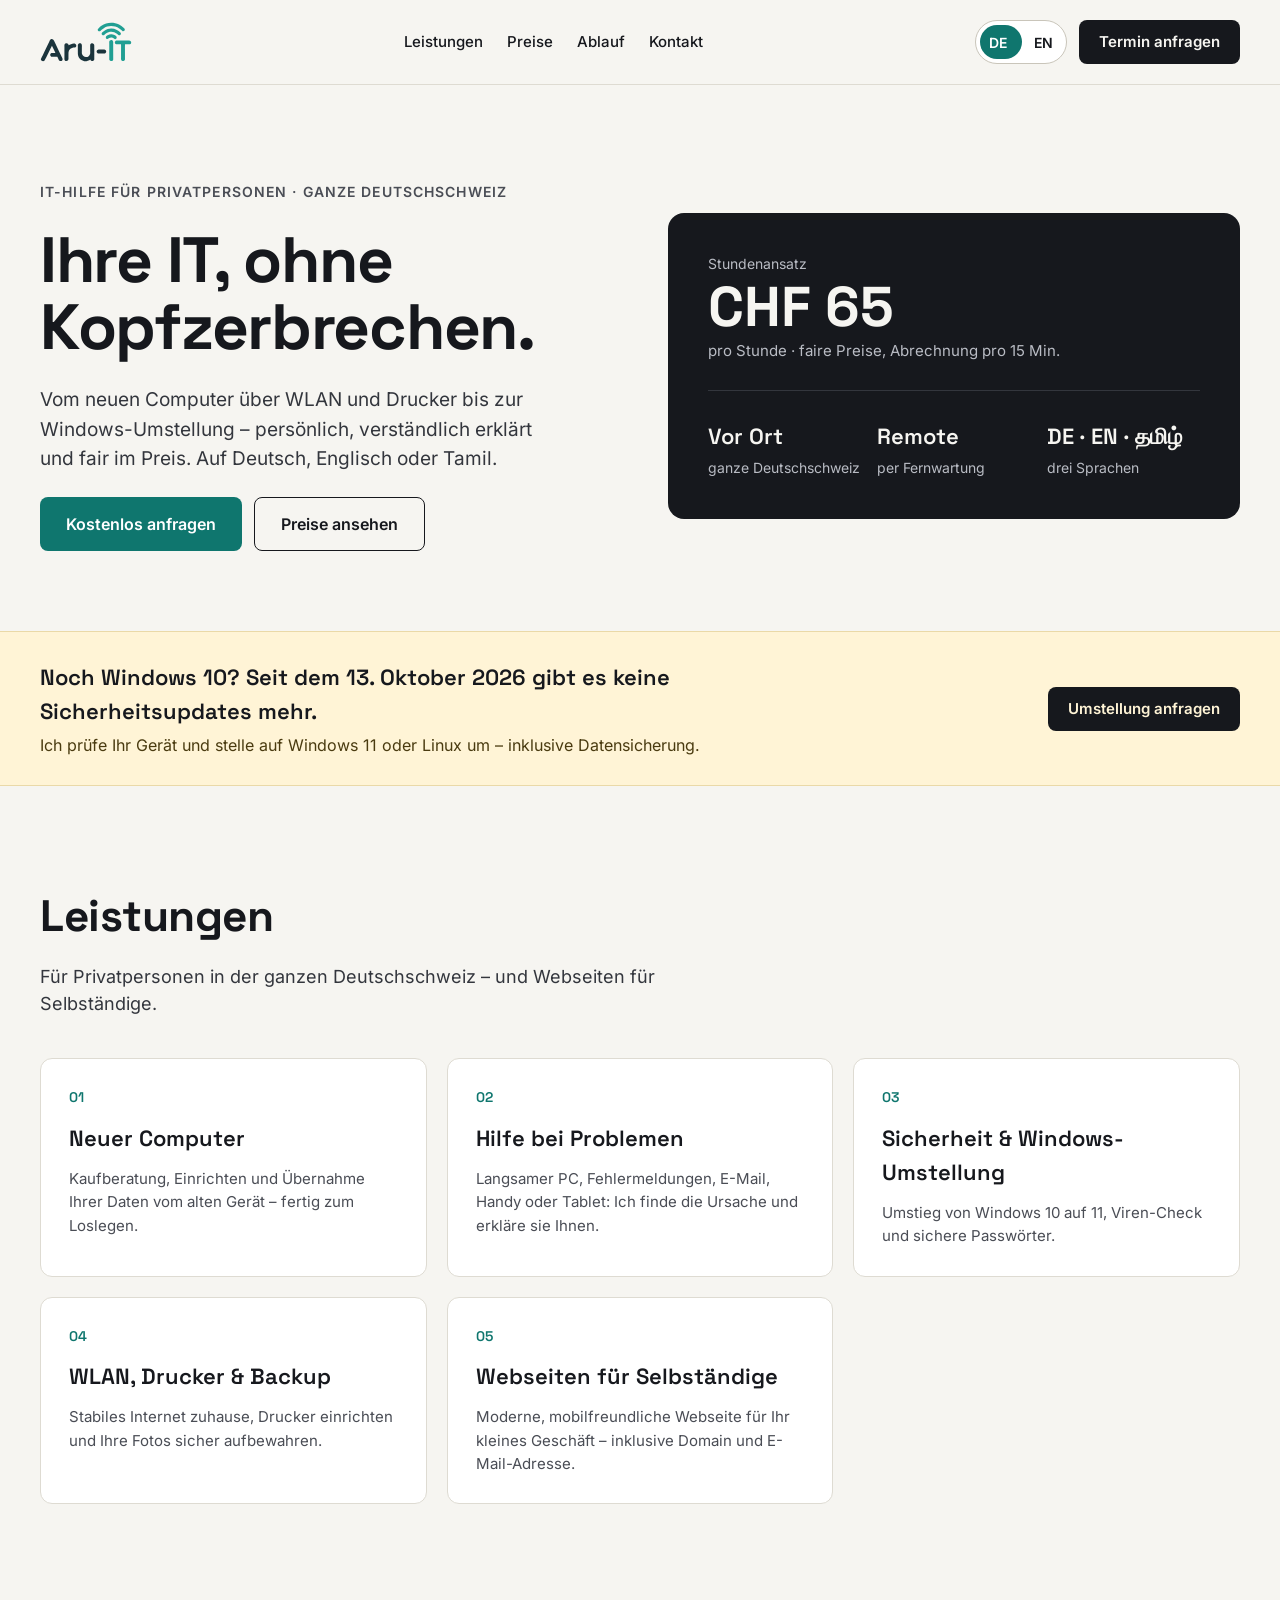
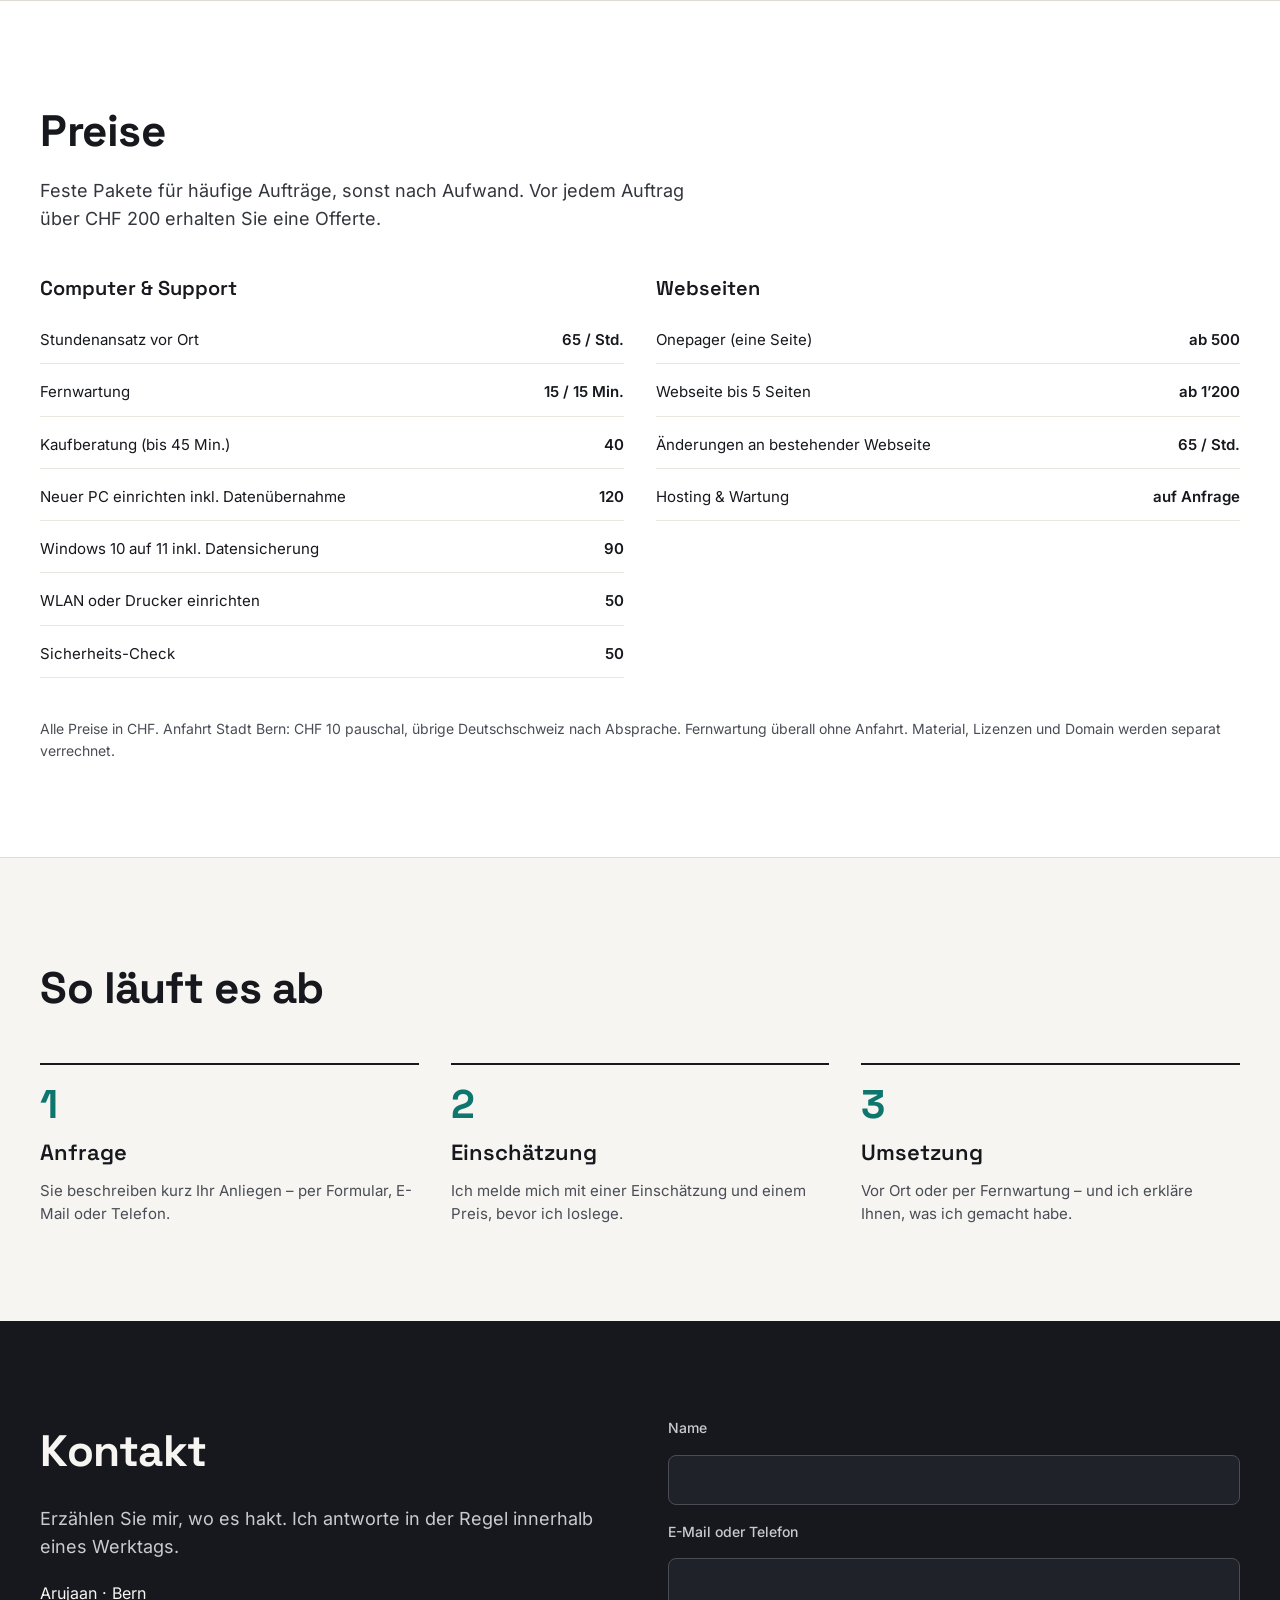
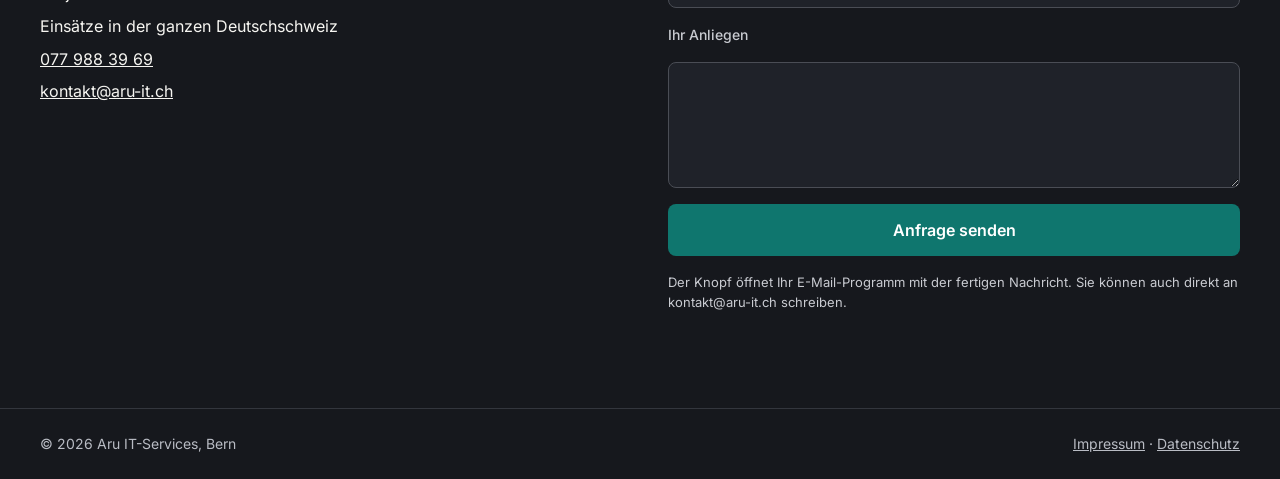
<file: index.html>
<!doctype html>
<html lang="de">
<head>
<meta charset="utf-8">
<meta name="viewport" content="width=device-width, initial-scale=1">
<title>Aru IT-Services – IT-Hilfe in der ganzen Deutschschweiz</title>
<meta name="description" content="Persönliche IT-Hilfe für Privatpersonen in der ganzen Deutschschweiz: neuer Computer, Hilfe bei Problemen, Windows-Umstellung, WLAN und Backup – und Webseiten für Selbständige.">
<link rel="stylesheet" href="/fonts/fonts.css">
<link rel="icon" href="/favicon.svg" type="image/svg+xml">
<link rel="icon" href="/favicon-32.png" sizes="32x32" type="image/png">
<link rel="apple-touch-icon" href="/apple-touch-icon.png">

<style>
body{margin:0;background:#F6F5F1}
a{color:#0F766E}a:hover{color:#16181D}
</style>
<style>
html{scroll-behavior:smooth}
a:focus-visible,button:focus-visible,input:focus-visible,textarea:focus-visible{outline:2px solid #0F766E;outline-offset:3px}
.lang-toggle{position:relative;display:inline-flex;align-items:center;min-height:44px;width:92px;padding:0;border:1px solid #C9C5BA;border-radius:999px;background:#FFFFFF;cursor:pointer;font:600 14px Inter,system-ui,sans-serif;color:#16181D}
.lang-toggle .lt-opt{position:relative;z-index:1;flex:1;text-align:center;transition:color .2s}
.lang-toggle .lt-knob{position:absolute;top:4px;left:4px;width:42px;height:calc(100% - 8px);border-radius:999px;background:#0F766E;transition:transform .2s ease}
.lang-toggle .lt-opt[data-l="de"]{color:#FFFFFF}
.lang-toggle[aria-checked="true"] .lt-knob{transform:translateX(42px)}
.lang-toggle[aria-checked="true"] .lt-opt[data-l="de"]{color:#16181D}
.lang-toggle[aria-checked="true"] .lt-opt[data-l="en"]{color:#FFFFFF}
.lang-toggle:focus-visible{outline:2px solid #0F766E;outline-offset:3px}
@media (prefers-reduced-motion:reduce){.lang-toggle .lt-knob,.lang-toggle .lt-opt{transition:none}}
html{-webkit-text-size-adjust:100%;text-size-adjust:100%}
body{overflow-x:hidden}
@media (max-width:600px){
h1{font-size:44px!important}
.rate-card{padding:28px!important}
.rate-price{font-size:48px!important}
.rate-facts{grid-template-columns:1fr!important;gap:0!important}
.rate-facts>div{flex-direction:row!important;justify-content:space-between;align-items:baseline;gap:16px!important;padding:12px 0;border-top:1px solid #33363D}
.rate-facts>div>span:last-child{text-align:right}
.rate-facts>div:first-child{border-top:0;padding-top:0}
}
</style>
</head>
<body>
<div style="font-family: Inter, system-ui, sans-serif; color: #16181D; background: #F6F5F1; line-height: 1.55">

<header style="border-bottom: 1px solid #DEDBD2; background: #F6F5F1">
<div style="max-width: 1200px; margin: 0 auto; padding: 20px 24px; display: flex; flex-wrap: wrap; align-items: center; justify-content: space-between; gap: 16px">
<a href="#top" aria-label="Aru-IT, zum Seitenanfang" style="display: inline-flex; align-items: center"><img src="/logo.svg" alt="Aru-IT" width="92" height="40" style="height: 40px; width: auto; display: block"></a>
<nav aria-label="Hauptnavigation" style="display: flex; flex-wrap: wrap; gap: 24px; font-size: 15px; font-weight: 500">
<a href="#leistungen" style="color: #16181D; text-decoration: none">Leistungen</a>
<a href="#preise" style="color: #16181D; text-decoration: none">Preise</a>
<a href="#ablauf" style="color: #16181D; text-decoration: none">Ablauf</a>
<a href="#kontakt" style="color: #16181D; text-decoration: none">Kontakt</a>
</nav>
<div style="display: flex; align-items: center; gap: 12px">
<button type="button" id="lang-toggle" class="lang-toggle" role="switch" aria-checked="false" aria-label="Sprache: Englisch einschalten"><span class="lt-opt" data-l="de">DE</span><span class="lt-opt" data-l="en">EN</span><span class="lt-knob" aria-hidden="true"></span></button>
<a href="#kontakt" style="display: inline-flex; align-items: center; min-height: 44px; padding: 0 20px; border-radius: 8px; background: #16181D; color: #F6F5F1; text-decoration: none; font-weight: 600; font-size: 15px">Termin anfragen</a>
</div>
</div>
</header>

<section id="top" style="max-width: 1200px; margin: 0 auto; padding: 96px 24px 80px; display: grid; grid-template-columns: repeat(auto-fit, minmax(min(320px, 100%), 1fr)); gap: 56px; align-items: center">
<div style="display: flex; flex-direction: column; gap: 24px">
<p style="margin: 0; font-size: 14px; font-weight: 600; letter-spacing: 0.08em; text-transform: uppercase; color: #4A4D55">IT-Hilfe für Privatpersonen · ganze Deutschschweiz</p>
<h1 style="margin: 0; font-family: 'Space Grotesk', sans-serif; font-weight: 700; font-size: 64px; line-height: 1.05; letter-spacing: -0.02em">Ihre IT, ohne Kopfzerbrechen.</h1>
<p style="margin: 0; font-size: 19px; max-width: 520px; color: #33363D">Vom neuen Computer über WLAN und Drucker bis zur Windows-Umstellung – persönlich, verständlich erklärt und fair im Preis. Auf Deutsch, Englisch oder Tamil.</p>
<div style="display: flex; flex-wrap: wrap; gap: 12px">
<a href="#kontakt" style="display: inline-flex; align-items: center; min-height: 52px; padding: 0 26px; border-radius: 8px; background: #0F766E; color: #FFFFFF; text-decoration: none; font-weight: 600; font-size: 16px">Kostenlos anfragen</a>
<a href="#preise" style="display: inline-flex; align-items: center; min-height: 52px; padding: 0 26px; border-radius: 8px; border: 1.5px solid #16181D; color: #16181D; text-decoration: none; font-weight: 600; font-size: 16px">Preise ansehen</a>
</div>
</div>
<div class="rate-card" style="background: #16181D; color: #F6F5F1; border-radius: 16px; padding: 40px; display: flex; flex-direction: column; gap: 28px">
<div style="display: flex; flex-direction: column; gap: 4px">
<span style="font-size: 14px; color: #B9BCC4">Stundenansatz</span>
<span class="rate-price" style="font-family: 'Space Grotesk', sans-serif; font-size: 56px; font-weight: 700; line-height: 1">CHF 65</span>
<span style="font-size: 15px; color: #B9BCC4">pro Stunde · faire Preise, Abrechnung pro 15 Min.</span>
</div>
<div style="height: 1px; background: #33363D"></div>
<div class="rate-facts" style="display: grid; grid-template-columns: repeat(3, minmax(0, 1fr)); gap: 16px">
<div style="display: flex; flex-direction: column; gap: 4px"><span style="font-family: 'Space Grotesk', sans-serif; font-size: 22px; font-weight: 600">Vor Ort</span><span style="font-size: 14px; color: #B9BCC4">ganze Deutschschweiz</span></div>
<div style="display: flex; flex-direction: column; gap: 4px"><span style="font-family: 'Space Grotesk', sans-serif; font-size: 22px; font-weight: 600">Remote</span><span style="font-size: 14px; color: #B9BCC4">per Fernwartung</span></div>
<div style="display: flex; flex-direction: column; gap: 4px"><span style="font-family: 'Space Grotesk', sans-serif; font-size: 22px; font-weight: 600">DE · EN · தமிழ்</span><span style="font-size: 14px; color: #B9BCC4">drei Sprachen</span></div>
</div>
</div>
</section>

<section aria-labelledby="w10" style="background: #FFF4D6; border-top: 1px solid #EAD9A8; border-bottom: 1px solid #EAD9A8">
<div style="max-width: 1200px; margin: 0 auto; padding: 28px 24px; display: flex; flex-wrap: wrap; align-items: center; justify-content: space-between; gap: 16px">
<div style="display: flex; flex-direction: column; gap: 4px; max-width: 780px">
<h2 id="w10" style="margin: 0; font-family: 'Space Grotesk', sans-serif; font-size: 22px; font-weight: 600">Noch Windows 10? Seit dem 13. Oktober 2026 gibt es keine Sicherheitsupdates mehr.</h2>
<p style="margin: 0; font-size: 16px; color: #4A3B10">Ich prüfe Ihr Gerät und stelle auf Windows 11 oder Linux um – inklusive Datensicherung.</p>
</div>
<a href="#kontakt" style="display: inline-flex; align-items: center; min-height: 44px; padding: 0 20px; border-radius: 8px; background: #16181D; color: #FFF4D6; text-decoration: none; font-weight: 600; font-size: 15px">Umstellung anfragen</a>
</div>
</section>

<section id="leistungen" style="max-width: 1200px; margin: 0 auto; padding: 96px 24px; display: flex; flex-direction: column; gap: 40px">
<div style="display: flex; flex-direction: column; gap: 12px; max-width: 680px">
<h2 style="margin: 0; font-family: 'Space Grotesk', sans-serif; font-size: 44px; font-weight: 700; letter-spacing: -0.01em">Leistungen</h2>
<p style="margin: 0; font-size: 18px; color: #33363D">Für Privatpersonen in der ganzen Deutschschweiz – und Webseiten für Selbständige.</p>
</div>
<div style="display: grid; grid-template-columns: repeat(auto-fill, minmax(300px, 1fr)); gap: 20px">

<article style="background: #FFFFFF; border: 1px solid #DEDBD2; border-radius: 12px; padding: 28px; display: flex; flex-direction: column; gap: 12px">
<span style="font-family: 'Space Grotesk', sans-serif; font-size: 14px; font-weight: 600; color: #0F766E">01</span>
<h3 style="margin: 0; font-family: 'Space Grotesk', sans-serif; font-size: 22px; font-weight: 600">Neuer Computer</h3>
<p style="margin: 0; font-size: 15px; color: #4A4D55">Kaufberatung, Einrichten und Übernahme Ihrer Daten vom alten Gerät – fertig zum Loslegen.</p>
</article>
<article style="background: #FFFFFF; border: 1px solid #DEDBD2; border-radius: 12px; padding: 28px; display: flex; flex-direction: column; gap: 12px">
<span style="font-family: 'Space Grotesk', sans-serif; font-size: 14px; font-weight: 600; color: #0F766E">02</span>
<h3 style="margin: 0; font-family: 'Space Grotesk', sans-serif; font-size: 22px; font-weight: 600">Hilfe bei Problemen</h3>
<p style="margin: 0; font-size: 15px; color: #4A4D55">Langsamer PC, Fehlermeldungen, E-Mail, Handy oder Tablet: Ich finde die Ursache und erkläre sie Ihnen.</p>
</article>
<article style="background: #FFFFFF; border: 1px solid #DEDBD2; border-radius: 12px; padding: 28px; display: flex; flex-direction: column; gap: 12px">
<span style="font-family: 'Space Grotesk', sans-serif; font-size: 14px; font-weight: 600; color: #0F766E">03</span>
<h3 style="margin: 0; font-family: 'Space Grotesk', sans-serif; font-size: 22px; font-weight: 600">Sicherheit &amp; Windows-Umstellung</h3>
<p style="margin: 0; font-size: 15px; color: #4A4D55">Umstieg von Windows 10 auf 11, Viren-Check und sichere Passwörter.</p>
</article>
<article style="background: #FFFFFF; border: 1px solid #DEDBD2; border-radius: 12px; padding: 28px; display: flex; flex-direction: column; gap: 12px">
<span style="font-family: 'Space Grotesk', sans-serif; font-size: 14px; font-weight: 600; color: #0F766E">04</span>
<h3 style="margin: 0; font-family: 'Space Grotesk', sans-serif; font-size: 22px; font-weight: 600">WLAN, Drucker &amp; Backup</h3>
<p style="margin: 0; font-size: 15px; color: #4A4D55">Stabiles Internet zuhause, Drucker einrichten und Ihre Fotos sicher aufbewahren.</p>
</article>
<article style="background: #FFFFFF; border: 1px solid #DEDBD2; border-radius: 12px; padding: 28px; display: flex; flex-direction: column; gap: 12px">
<span style="font-family: 'Space Grotesk', sans-serif; font-size: 14px; font-weight: 600; color: #0F766E">05</span>
<h3 style="margin: 0; font-family: 'Space Grotesk', sans-serif; font-size: 22px; font-weight: 600">Webseiten für Selbständige</h3>
<p style="margin: 0; font-size: 15px; color: #4A4D55">Moderne, mobilfreundliche Webseite für Ihr kleines Geschäft – inklusive Domain und E-Mail-Adresse.</p>
</article>
</div>
</section>

<section id="preise" style="background: #FFFFFF; border-top: 1px solid #DEDBD2; border-bottom: 1px solid #DEDBD2">
<div style="max-width: 1200px; margin: 0 auto; padding: 96px 24px; display: flex; flex-direction: column; gap: 40px">
<div style="display: flex; flex-direction: column; gap: 12px; max-width: 680px">
<h2 style="margin: 0; font-family: 'Space Grotesk', sans-serif; font-size: 44px; font-weight: 700; letter-spacing: -0.01em">Preise</h2>
<p style="margin: 0; font-size: 18px; color: #33363D">Feste Pakete für häufige Aufträge, sonst nach Aufwand. Vor jedem Auftrag über CHF 200 erhalten Sie eine Offerte.</p>
</div>
<div style="display: grid; grid-template-columns: repeat(auto-fit, minmax(300px, 1fr)); gap: 32px">

<div style="display: flex; flex-direction: column; gap: 4px">
<h3 style="margin: 0 0 8px; font-family: 'Space Grotesk', sans-serif; font-size: 20px; font-weight: 600">Computer &amp; Support</h3>
<div style="display: flex; justify-content: space-between; gap: 16px; padding: 12px 0; border-bottom: 1px solid #EAE7DF; font-size: 15px">
<span>Stundenansatz vor Ort</span>
<span style="font-weight: 600; white-space: nowrap">65 / Std.</span>
</div>
<div style="display: flex; justify-content: space-between; gap: 16px; padding: 12px 0; border-bottom: 1px solid #EAE7DF; font-size: 15px">
<span>Fernwartung</span>
<span style="font-weight: 600; white-space: nowrap">15 / 15 Min.</span>
</div>
<div style="display: flex; justify-content: space-between; gap: 16px; padding: 12px 0; border-bottom: 1px solid #EAE7DF; font-size: 15px">
<span>Kaufberatung (bis 45 Min.)</span>
<span style="font-weight: 600; white-space: nowrap">40</span>
</div>
<div style="display: flex; justify-content: space-between; gap: 16px; padding: 12px 0; border-bottom: 1px solid #EAE7DF; font-size: 15px">
<span>Neuer PC einrichten inkl. Datenübernahme</span>
<span style="font-weight: 600; white-space: nowrap">120</span>
</div>
<div style="display: flex; justify-content: space-between; gap: 16px; padding: 12px 0; border-bottom: 1px solid #EAE7DF; font-size: 15px">
<span>Windows 10 auf 11 inkl. Datensicherung</span>
<span style="font-weight: 600; white-space: nowrap">90</span>
</div>
<div style="display: flex; justify-content: space-between; gap: 16px; padding: 12px 0; border-bottom: 1px solid #EAE7DF; font-size: 15px">
<span>WLAN oder Drucker einrichten</span>
<span style="font-weight: 600; white-space: nowrap">50</span>
</div>
<div style="display: flex; justify-content: space-between; gap: 16px; padding: 12px 0; border-bottom: 1px solid #EAE7DF; font-size: 15px">
<span>Sicherheits-Check</span>
<span style="font-weight: 600; white-space: nowrap">50</span>
</div>
</div>
<div style="display: flex; flex-direction: column; gap: 4px">
<h3 style="margin: 0 0 8px; font-family: 'Space Grotesk', sans-serif; font-size: 20px; font-weight: 600">Webseiten</h3>
<div style="display: flex; justify-content: space-between; gap: 16px; padding: 12px 0; border-bottom: 1px solid #EAE7DF; font-size: 15px">
<span>Onepager (eine Seite)</span>
<span style="font-weight: 600; white-space: nowrap">ab 500</span>
</div>
<div style="display: flex; justify-content: space-between; gap: 16px; padding: 12px 0; border-bottom: 1px solid #EAE7DF; font-size: 15px">
<span>Webseite bis 5 Seiten</span>
<span style="font-weight: 600; white-space: nowrap">ab 1’200</span>
</div>
<div style="display: flex; justify-content: space-between; gap: 16px; padding: 12px 0; border-bottom: 1px solid #EAE7DF; font-size: 15px">
<span>Änderungen an bestehender Webseite</span>
<span style="font-weight: 600; white-space: nowrap">65 / Std.</span>
</div>
<div style="display: flex; justify-content: space-between; gap: 16px; padding: 12px 0; border-bottom: 1px solid #EAE7DF; font-size: 15px">
<span>Hosting &amp; Wartung</span>
<span style="font-weight: 600; white-space: nowrap">auf Anfrage</span>
</div>
</div>
</div>
<p style="margin: 0; font-size: 14px; color: #4A4D55">Alle Preise in CHF. Anfahrt Stadt Bern: CHF 10 pauschal, übrige Deutschschweiz nach Absprache. Fernwartung überall ohne Anfahrt. Material, Lizenzen und Domain werden separat verrechnet.</p>
</div>
</section>

<section id="ablauf" style="max-width: 1200px; margin: 0 auto; padding: 96px 24px; display: flex; flex-direction: column; gap: 40px">
<h2 style="margin: 0; font-family: 'Space Grotesk', sans-serif; font-size: 44px; font-weight: 700; letter-spacing: -0.01em">So läuft es ab</h2>
<ol style="margin: 0; padding: 0; list-style: none; display: grid; grid-template-columns: repeat(auto-fit, minmax(260px, 1fr)); gap: 32px">
<li style="display: flex; flex-direction: column; gap: 10px; border-top: 2px solid #16181D; padding-top: 20px">
<span style="font-family: 'Space Grotesk', sans-serif; font-size: 40px; font-weight: 700; color: #0F766E; line-height: 1">1</span>
<h3 style="margin: 0; font-family: 'Space Grotesk', sans-serif; font-size: 22px; font-weight: 600">Anfrage</h3>
<p style="margin: 0; font-size: 15px; color: #4A4D55">Sie beschreiben kurz Ihr Anliegen – per Formular, E-Mail oder Telefon.</p>
</li>
<li style="display: flex; flex-direction: column; gap: 10px; border-top: 2px solid #16181D; padding-top: 20px">
<span style="font-family: 'Space Grotesk', sans-serif; font-size: 40px; font-weight: 700; color: #0F766E; line-height: 1">2</span>
<h3 style="margin: 0; font-family: 'Space Grotesk', sans-serif; font-size: 22px; font-weight: 600">Einschätzung</h3>
<p style="margin: 0; font-size: 15px; color: #4A4D55">Ich melde mich mit einer Einschätzung und einem Preis, bevor ich loslege.</p>
</li>
<li style="display: flex; flex-direction: column; gap: 10px; border-top: 2px solid #16181D; padding-top: 20px">
<span style="font-family: 'Space Grotesk', sans-serif; font-size: 40px; font-weight: 700; color: #0F766E; line-height: 1">3</span>
<h3 style="margin: 0; font-family: 'Space Grotesk', sans-serif; font-size: 22px; font-weight: 600">Umsetzung</h3>
<p style="margin: 0; font-size: 15px; color: #4A4D55">Vor Ort oder per Fernwartung – und ich erkläre Ihnen, was ich gemacht habe.</p>
</li>
</ol>
</section>

<section id="kontakt" style="background: #16181D; color: #F6F5F1">
<div style="max-width: 1200px; margin: 0 auto; padding: 96px 24px; display: grid; grid-template-columns: repeat(auto-fit, minmax(min(320px, 100%), 1fr)); gap: 56px">
<div style="display: flex; flex-direction: column; gap: 20px">
<h2 style="margin: 0; font-family: 'Space Grotesk', sans-serif; font-size: 44px; font-weight: 700; letter-spacing: -0.01em">Kontakt</h2>
<p style="margin: 0; font-size: 18px; color: #C9CBD1">Erzählen Sie mir, wo es hakt. Ich antworte in der Regel innerhalb eines Werktags.</p>
<div style="display: flex; flex-direction: column; gap: 8px; font-size: 16px">
<span>Arujaan · Bern</span>
<span>Einsätze in der ganzen Deutschschweiz</span>
<a href="tel:+41779883969" style="color: #F6F5F1">077 988 39 69</a>
<a href="mailto:kontakt@aru-it.ch" style="color: #F6F5F1">kontakt@aru-it.ch</a>
</div>
</div>
<form id="kontakt-form" style="display: flex; flex-direction: column; gap: 16px">
<label for="f-name" style="font-size: 14px; font-weight: 500; color: #C9CBD1">Name</label>
<input id="f-name" name="Name" type="text" required style="min-height: 48px; padding: 0 14px; border-radius: 8px; border: 1px solid #4A4D55; background: #1F2229; color: #F6F5F1; font-size: 16px; font-family: inherit">
<label for="f-mail" style="font-size: 14px; font-weight: 500; color: #C9CBD1">E-Mail oder Telefon</label>
<input id="f-mail" name="Kontakt" type="text" required style="min-height: 48px; padding: 0 14px; border-radius: 8px; border: 1px solid #4A4D55; background: #1F2229; color: #F6F5F1; font-size: 16px; font-family: inherit">
<label for="f-msg" style="font-size: 14px; font-weight: 500; color: #C9CBD1">Ihr Anliegen</label>
<textarea id="f-msg" name="Anliegen" required rows="5" style="padding: 12px 14px; border-radius: 8px; border: 1px solid #4A4D55; background: #1F2229; color: #F6F5F1; font-size: 16px; font-family: inherit; resize: vertical"></textarea>
<button type="submit" style="min-height: 52px; border: 0; border-radius: 8px; background: #0F766E; color: #FFFFFF; font-weight: 600; font-size: 16px; font-family: inherit; cursor: pointer">Anfrage senden</button>
<p style="margin: 0; font-size: 13px; color: #C9CBD1">Der Knopf öffnet Ihr E-Mail-Programm mit der fertigen Nachricht. Sie können auch direkt an kontakt@aru-it.ch schreiben.</p>
</form>
<script>
document.getElementById('kontakt-form').addEventListener('submit', function (e) {
  e.preventDefault();
  var name = document.getElementById('f-name').value.trim();
  var kontakt = document.getElementById('f-mail').value.trim();
  var anliegen = document.getElementById('f-msg').value.trim();
  var en = window.aruLang === 'en';
  var betreff = (en ? 'Enquiry via aru-it.ch from ' : 'Anfrage über aru-it.ch von ') + name;
  var text = 'Name: ' + name + '\r\n' + (en ? 'Contact: ' : 'Kontakt: ') + kontakt + '\r\n\r\n' + anliegen;
  window.location.href = 'mailto:kontakt@aru-it.ch?subject=' + encodeURIComponent(betreff) + '&body=' + encodeURIComponent(text);
});
</script>
</div>
</section>

<footer style="background: #16181D; border-top: 1px solid #33363D; color: #B9BCC4">
<div style="max-width: 1200px; margin: 0 auto; padding: 24px; display: flex; flex-wrap: wrap; justify-content: space-between; gap: 12px; font-size: 14px">
<span>© 2026 Aru IT-Services, Bern</span>
<span><a href="/impressum.html" style="color: #B9BCC4">Impressum</a> · <a href="/datenschutz.html" style="color: #B9BCC4">Datenschutz</a></span>
</div>
</footer>

</div>
<script>
(function () {
  var EN = {"Leistungen": "Services", "Preise": "Prices", "Ablauf": "How it works", "Kontakt": "Contact", "Termin anfragen": "Book an appointment", "IT-Hilfe für Privatpersonen · ganze Deutschschweiz": "IT help for private customers · all of German-speaking Switzerland", "Ihre IT, ohne Kopfzerbrechen.": "Your IT, without the headache.", "Vom neuen Computer über WLAN und Drucker bis zur Windows-Umstellung – persönlich, verständlich erklärt und fair im Preis. Auf Deutsch, Englisch oder Tamil.": "From a new computer to Wi-Fi, printers and upgrading Windows – personal, clearly explained and fairly priced. In German, English or Tamil.", "Kostenlos anfragen": "Free enquiry", "Preise ansehen": "See prices", "Stundenansatz": "Hourly rate", "pro Stunde · faire Preise, Abrechnung pro 15 Min.": "per hour · fair prices, billed per 15 min.", "Vor Ort": "On site", "ganze Deutschschweiz": "all of German-speaking Switzerland", "Remote": "Remote", "per Fernwartung": "via remote support", "drei Sprachen": "three languages", "Noch Windows 10? Seit dem 13. Oktober 2026 gibt es keine Sicherheitsupdates mehr.": "Still on Windows 10? Since 13 October 2026 there are no more security updates.", "Ich prüfe Ihr Gerät und stelle auf Windows 11 oder Linux um – inklusive Datensicherung.": "I check your device and move it to Windows 11 or Linux – including a backup of your data.", "Umstellung anfragen": "Request an upgrade", "Für Privatpersonen in der ganzen Deutschschweiz – und Webseiten für Selbständige.": "For private customers across German-speaking Switzerland – and websites for the self-employed.", "Neuer Computer": "New computer", "Kaufberatung, Einrichten und Übernahme Ihrer Daten vom alten Gerät – fertig zum Loslegen.": "Buying advice, setup and transfer of your data from your old device – ready to go.", "Hilfe bei Problemen": "Help with problems", "Langsamer PC, Fehlermeldungen, E-Mail, Handy oder Tablet: Ich finde die Ursache und erkläre sie Ihnen.": "Slow PC, error messages, email, phone or tablet: I find the cause and explain it to you.", "Sicherheit & Windows-Umstellung": "Security & Windows upgrade", "Umstieg von Windows 10 auf 11, Viren-Check und sichere Passwörter.": "Upgrade from Windows 10 to 11, virus check and secure passwords.", "WLAN, Drucker & Backup": "Wi-Fi, printers & backup", "Stabiles Internet zuhause, Drucker einrichten und Ihre Fotos sicher aufbewahren.": "Reliable internet at home, printer setup and keeping your photos safe.", "Webseiten für Selbständige": "Websites for the self-employed", "Moderne, mobilfreundliche Webseite für Ihr kleines Geschäft – inklusive Domain und E-Mail-Adresse.": "A modern, mobile-friendly website for your small business – including domain and email address.", "Feste Pakete für häufige Aufträge, sonst nach Aufwand. Vor jedem Auftrag über CHF 200 erhalten Sie eine Offerte.": "Fixed packages for common jobs, otherwise billed by time. For any job over CHF 200 you get a quote first.", "Computer & Support": "Computer & support", "Stundenansatz vor Ort": "Hourly rate on site", "65 / Std.": "65 / hr", "Fernwartung": "Remote support", "Kaufberatung (bis 45 Min.)": "Buying advice (up to 45 min.)", "Neuer PC einrichten inkl. Datenübernahme": "New PC setup incl. data transfer", "Windows 10 auf 11 inkl. Datensicherung": "Windows 10 to 11 incl. backup", "WLAN oder Drucker einrichten": "Wi-Fi or printer setup", "Sicherheits-Check": "Security check", "Webseiten": "Websites", "Onepager (eine Seite)": "One-pager (single page)", "ab 500": "from 500", "Webseite bis 5 Seiten": "Website up to 5 pages", "ab 1’200": "from 1’200", "Änderungen an bestehender Webseite": "Changes to an existing website", "Hosting & Wartung": "Hosting & maintenance", "auf Anfrage": "on request", "Alle Preise in CHF. Anfahrt Stadt Bern: CHF 10 pauschal, übrige Deutschschweiz nach Absprache. Fernwartung überall ohne Anfahrt. Material, Lizenzen und Domain werden separat verrechnet.": "All prices in CHF. Travel within the city of Bern: CHF 10 flat, rest of German-speaking Switzerland by arrangement. Remote support everywhere with no travel. Hardware, licences and domains are charged separately.", "So läuft es ab": "How it works", "Anfrage": "Enquiry", "Sie beschreiben kurz Ihr Anliegen – per Formular, E-Mail oder Telefon.": "You briefly describe what you need – by form, email or phone.", "Einschätzung": "Assessment", "Ich melde mich mit einer Einschätzung und einem Preis, bevor ich loslege.": "I get back to you with an assessment and a price before I start.", "Umsetzung": "Getting it done", "Vor Ort oder per Fernwartung – und ich erkläre Ihnen, was ich gemacht habe.": "On site or remotely – and I explain what I did.", "Erzählen Sie mir, wo es hakt. Ich antworte in der Regel innerhalb eines Werktags.": "Tell me what the problem is. I usually reply within one working day.", "E-Mail oder Telefon": "Email or phone", "Ihr Anliegen": "Your request", "Anfrage senden": "Send enquiry", "Der Knopf öffnet Ihr E-Mail-Programm mit der fertigen Nachricht. Sie können auch direkt an kontakt@aru-it.ch schreiben.": "The button opens your email app with the message ready to send. You can also write directly to kontakt@aru-it.ch.", "Einsätze in der ganzen Deutschschweiz": "Serving all of German-speaking Switzerland", "Impressum": "Legal notice", "Datenschutz": "Privacy policy"};
  var META = {
    de: { title: document.title, desc: document.querySelector('meta[name=description]').content },
    en: { title: 'Aru IT-Services – IT help across German-speaking Switzerland', desc: 'Personal IT help for private customers across German-speaking Switzerland: new computers, troubleshooting, Windows upgrades, Wi-Fi and backup – and websites for the self-employed.' }
  };
  var nodes = [];
  var walker = document.createTreeWalker(document.body, NodeFilter.SHOW_TEXT, {
    acceptNode: function (n) {
      var p = n.parentNode && n.parentNode.nodeName;
      if (p === 'SCRIPT' || p === 'STYLE') return NodeFilter.FILTER_REJECT;
      return Object.prototype.hasOwnProperty.call(EN, n.nodeValue.trim()) ? NodeFilter.FILTER_ACCEPT : NodeFilter.FILTER_SKIP;
    }
  });
  while (walker.nextNode()) nodes.push({ n: walker.currentNode, de: walker.currentNode.nodeValue });
  var btn = document.getElementById('lang-toggle');
  window.aruLang = 'de';
  function apply(lang) {
    window.aruLang = lang;
    nodes.forEach(function (x) {
      x.n.nodeValue = lang === 'en' ? x.de.replace(x.de.trim(), EN[x.de.trim()]) : x.de;
    });
    document.documentElement.lang = lang;
    document.title = META[lang].title;
    document.querySelector('meta[name=description]').content = META[lang].desc;
    btn.setAttribute('aria-checked', lang === 'en' ? 'true' : 'false');
    btn.setAttribute('aria-label', lang === 'en' ? 'Language: switch to German' : 'Sprache: Englisch einschalten');
    try { localStorage.setItem('aru-lang', lang); } catch (e) {}
  }
  btn.addEventListener('click', function () { apply(window.aruLang === 'en' ? 'de' : 'en'); });
  var saved = null;
  try { saved = localStorage.getItem('aru-lang'); } catch (e) {}
  if (saved === 'en') apply('en');
})();
</script>
</body>
</html>
</file>
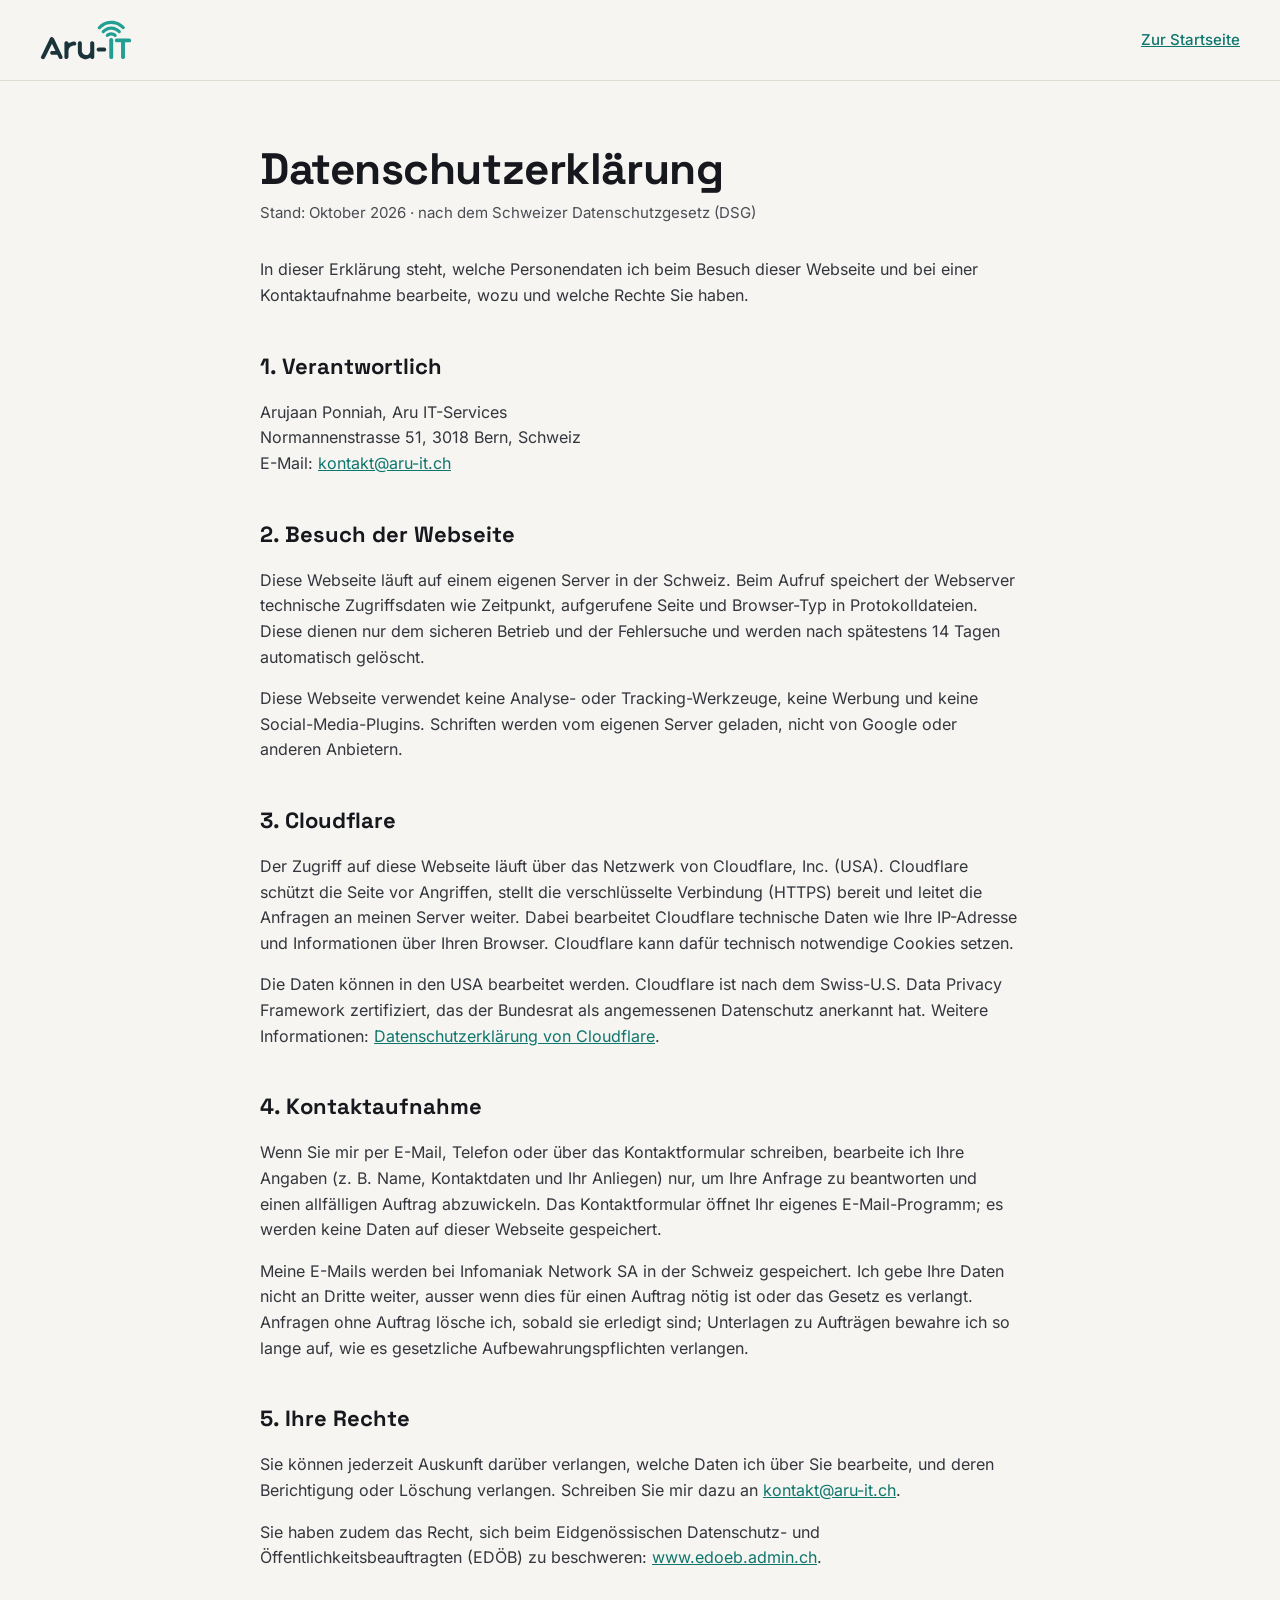
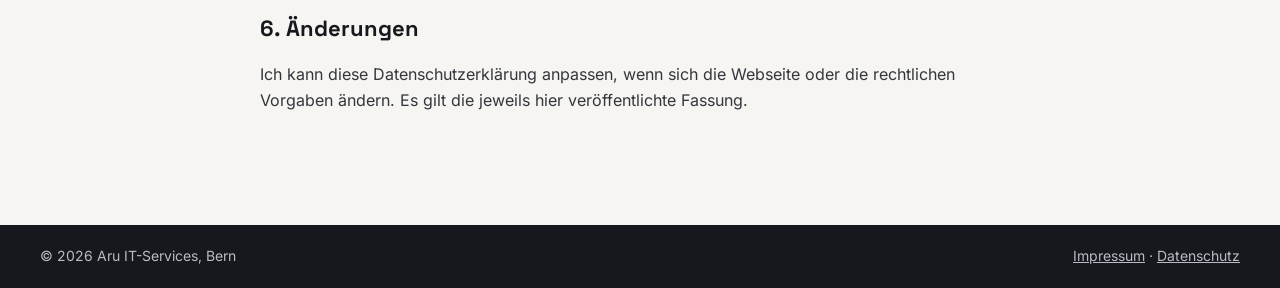
<file: datenschutz.html>
<!doctype html>
<html lang="de">
<head>
<meta charset="utf-8">
<meta name="viewport" content="width=device-width, initial-scale=1">
<title>Datenschutz – Aru IT-Services</title>
<meta name="robots" content="noindex">
<link rel="stylesheet" href="/fonts/fonts.css">
<link rel="icon" href="/favicon.svg" type="image/svg+xml">
<link rel="icon" href="/favicon-32.png" sizes="32x32" type="image/png">
<link rel="apple-touch-icon" href="/apple-touch-icon.png">

<style>
body{margin:0;background:#F6F5F1;font-family:Inter,system-ui,sans-serif;color:#16181D;line-height:1.6}
a{color:#0F766E}a:hover{color:#16181D}
a:focus-visible{outline:2px solid #0F766E;outline-offset:3px}
header{border-bottom:1px solid #DEDBD2}
.bar{max-width:1200px;margin:0 auto;padding:20px 24px;display:flex;flex-wrap:wrap;align-items:center;justify-content:space-between;gap:16px}
.logo{font-family:'Space Grotesk',sans-serif;font-weight:700;font-size:22px;color:#16181D;text-decoration:none}
.logo span{color:#0F766E}
main{max-width:760px;margin:0 auto;padding:64px 24px 96px}
h1{font-family:'Space Grotesk',sans-serif;font-size:clamp(30px,8vw,44px);overflow-wrap:anywhere;hyphens:auto;line-height:1.1;margin:0 0 8px;letter-spacing:-0.01em}
h2{font-family:'Space Grotesk',sans-serif;font-size:22px;margin:40px 0 8px}
p,li{font-size:16px;color:#33363D}
.meta{color:#4A4D55;font-size:15px;margin:0 0 32px}
address{font-style:normal}
footer{background:#16181D;color:#B9BCC4}
footer .bar{font-size:14px}
footer a{color:#B9BCC4}footer a:hover{color:#FFFFFF}
</style>
</head>
<body>
<header><div class="bar">
<a class="logo" href="/" aria-label="Aru-IT, zur Startseite"><img src="/logo.svg" alt="Aru-IT" width="92" height="40" style="height:40px;width:auto;display:block"></a>
<a href="/" style="font-weight:500;font-size:15px">Zur Startseite</a>
</div></header>
<main>
<h1>Datenschutzerklärung</h1>
<p class="meta">Stand: Oktober 2026 · nach dem Schweizer Datenschutzgesetz (DSG)</p>

<p>In dieser Erklärung steht, welche Personendaten ich beim Besuch dieser Webseite und bei einer Kontaktaufnahme bearbeite, wozu und welche Rechte Sie haben.</p>

<h2>1. Verantwortlich</h2>
<address>
<p>Arujaan Ponniah, Aru IT-Services<br>
Normannenstrasse 51, 3018 Bern, Schweiz<br>
E-Mail: <a href="mailto:kontakt@aru-it.ch">kontakt@aru-it.ch</a></p>
</address>

<h2>2. Besuch der Webseite</h2>
<p>Diese Webseite läuft auf einem eigenen Server in der Schweiz. Beim Aufruf speichert der Webserver technische Zugriffsdaten wie Zeitpunkt, aufgerufene Seite und Browser-Typ in Protokolldateien. Diese dienen nur dem sicheren Betrieb und der Fehlersuche und werden nach spätestens 14 Tagen automatisch gelöscht.</p>
<p>Diese Webseite verwendet keine Analyse- oder Tracking-Werkzeuge, keine Werbung und keine Social-Media-Plugins. Schriften werden vom eigenen Server geladen, nicht von Google oder anderen Anbietern.</p>

<h2>3. Cloudflare</h2>
<p>Der Zugriff auf diese Webseite läuft über das Netzwerk von Cloudflare, Inc. (USA). Cloudflare schützt die Seite vor Angriffen, stellt die verschlüsselte Verbindung (HTTPS) bereit und leitet die Anfragen an meinen Server weiter. Dabei bearbeitet Cloudflare technische Daten wie Ihre IP-Adresse und Informationen über Ihren Browser. Cloudflare kann dafür technisch notwendige Cookies setzen.</p>
<p>Die Daten können in den USA bearbeitet werden. Cloudflare ist nach dem Swiss-U.S. Data Privacy Framework zertifiziert, das der Bundesrat als angemessenen Datenschutz anerkannt hat. Weitere Informationen: <a href="https://www.cloudflare.com/privacypolicy/" rel="noopener">Datenschutzerklärung von Cloudflare</a>.</p>

<h2>4. Kontaktaufnahme</h2>
<p>Wenn Sie mir per E-Mail, Telefon oder über das Kontaktformular schreiben, bearbeite ich Ihre Angaben (z. B. Name, Kontaktdaten und Ihr Anliegen) nur, um Ihre Anfrage zu beantworten und einen allfälligen Auftrag abzuwickeln. Das Kontaktformular öffnet Ihr eigenes E-Mail-Programm; es werden keine Daten auf dieser Webseite gespeichert.</p>
<p>Meine E-Mails werden bei Infomaniak Network SA in der Schweiz gespeichert. Ich gebe Ihre Daten nicht an Dritte weiter, ausser wenn dies für einen Auftrag nötig ist oder das Gesetz es verlangt. Anfragen ohne Auftrag lösche ich, sobald sie erledigt sind; Unterlagen zu Aufträgen bewahre ich so lange auf, wie es gesetzliche Aufbewahrungspflichten verlangen.</p>

<h2>5. Ihre Rechte</h2>
<p>Sie können jederzeit Auskunft darüber verlangen, welche Daten ich über Sie bearbeite, und deren Berichtigung oder Löschung verlangen. Schreiben Sie mir dazu an <a href="mailto:kontakt@aru-it.ch">kontakt@aru-it.ch</a>.</p>
<p>Sie haben zudem das Recht, sich beim Eidgenössischen Datenschutz- und Öffentlichkeitsbeauftragten (EDÖB) zu beschweren: <a href="https://www.edoeb.admin.ch" rel="noopener">www.edoeb.admin.ch</a>.</p>

<h2>6. Änderungen</h2>
<p>Ich kann diese Datenschutzerklärung anpassen, wenn sich die Webseite oder die rechtlichen Vorgaben ändern. Es gilt die jeweils hier veröffentlichte Fassung.</p>
</main>
<footer><div class="bar">
<span>© 2026 Aru IT-Services, Bern</span>
<span><a href="/impressum.html">Impressum</a> · <a href="/datenschutz.html">Datenschutz</a></span>
</div></footer>
</body>
</html>
</file>
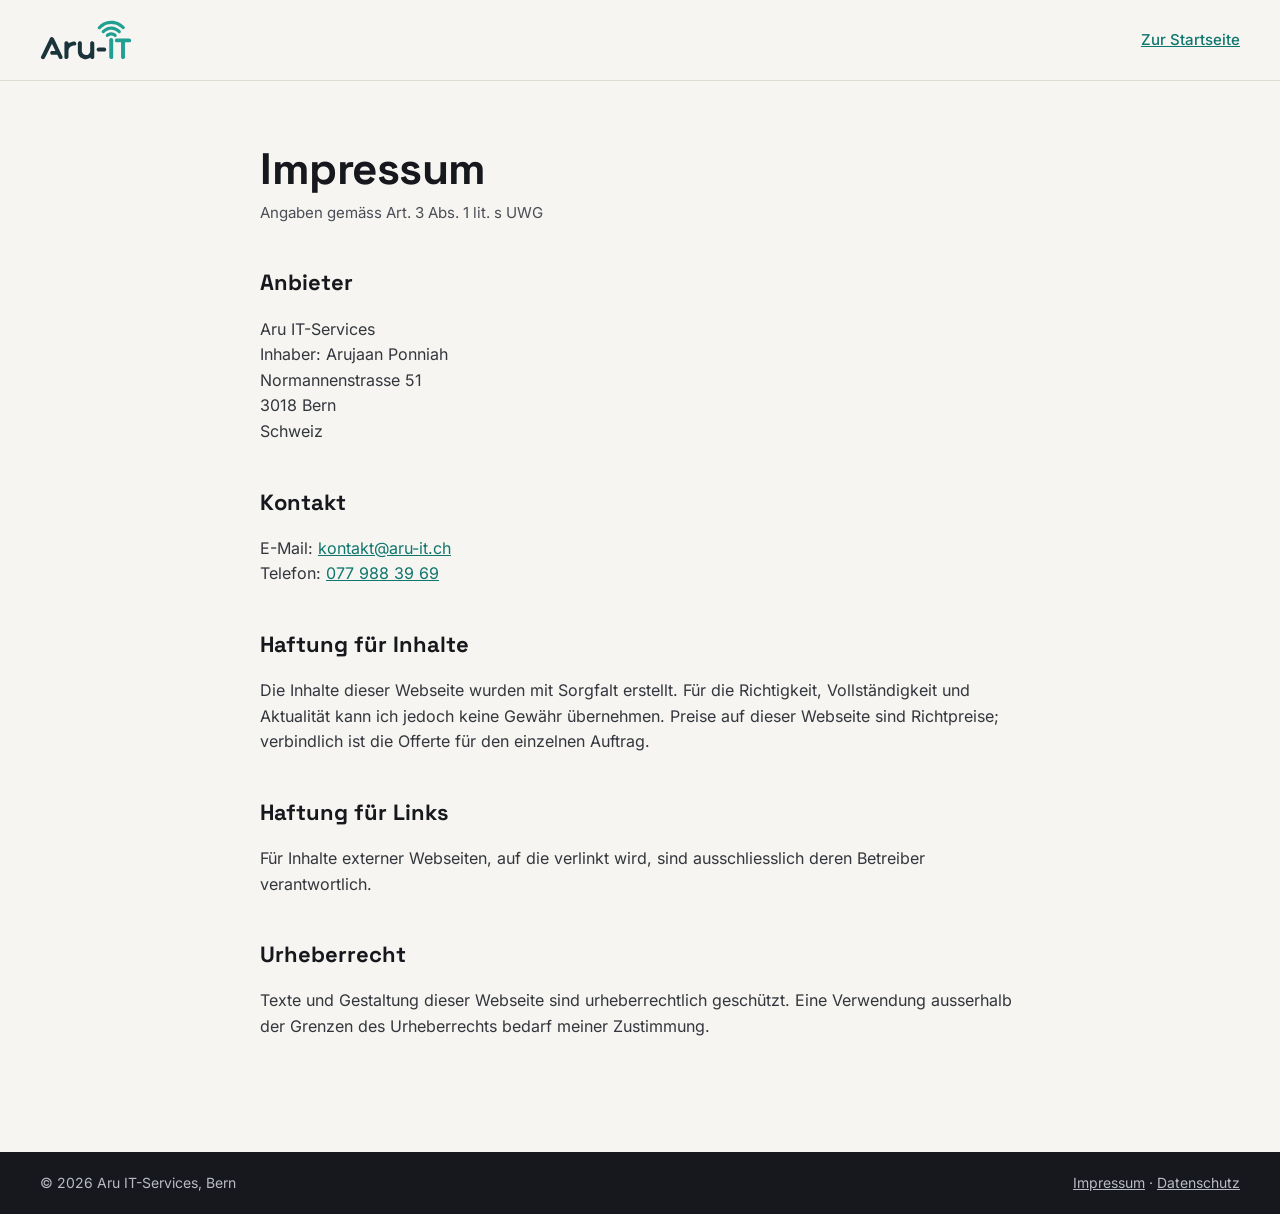
<file: impressum.html>
<!doctype html>
<html lang="de">
<head>
<meta charset="utf-8">
<meta name="viewport" content="width=device-width, initial-scale=1">
<title>Impressum – Aru IT-Services</title>
<meta name="robots" content="noindex">
<link rel="stylesheet" href="/fonts/fonts.css">
<link rel="icon" href="/favicon.svg" type="image/svg+xml">
<link rel="icon" href="/favicon-32.png" sizes="32x32" type="image/png">
<link rel="apple-touch-icon" href="/apple-touch-icon.png">

<style>
body{margin:0;background:#F6F5F1;font-family:Inter,system-ui,sans-serif;color:#16181D;line-height:1.6}
a{color:#0F766E}a:hover{color:#16181D}
a:focus-visible{outline:2px solid #0F766E;outline-offset:3px}
header{border-bottom:1px solid #DEDBD2}
.bar{max-width:1200px;margin:0 auto;padding:20px 24px;display:flex;flex-wrap:wrap;align-items:center;justify-content:space-between;gap:16px}
.logo{font-family:'Space Grotesk',sans-serif;font-weight:700;font-size:22px;color:#16181D;text-decoration:none}
.logo span{color:#0F766E}
main{max-width:760px;margin:0 auto;padding:64px 24px 96px}
h1{font-family:'Space Grotesk',sans-serif;font-size:clamp(30px,8vw,44px);overflow-wrap:anywhere;hyphens:auto;line-height:1.1;margin:0 0 8px;letter-spacing:-0.01em}
h2{font-family:'Space Grotesk',sans-serif;font-size:22px;margin:40px 0 8px}
p,li{font-size:16px;color:#33363D}
.meta{color:#4A4D55;font-size:15px;margin:0 0 32px}
address{font-style:normal}
footer{background:#16181D;color:#B9BCC4}
footer .bar{font-size:14px}
footer a{color:#B9BCC4}footer a:hover{color:#FFFFFF}
</style>
</head>
<body>
<header><div class="bar">
<a class="logo" href="/" aria-label="Aru-IT, zur Startseite"><img src="/logo.svg" alt="Aru-IT" width="92" height="40" style="height:40px;width:auto;display:block"></a>
<a href="/" style="font-weight:500;font-size:15px">Zur Startseite</a>
</div></header>
<main>
<h1>Impressum</h1>
<p class="meta">Angaben gemäss Art. 3 Abs. 1 lit. s UWG</p>

<h2>Anbieter</h2>
<address>
<p>Aru IT-Services<br>
Inhaber: Arujaan Ponniah<br>
Normannenstrasse 51<br>
3018 Bern<br>
Schweiz</p>
</address>

<h2>Kontakt</h2>
<p>E-Mail: <a href="mailto:kontakt@aru-it.ch">kontakt@aru-it.ch</a><br>
Telefon: <a href="tel:+41779883969">077 988 39 69</a></p>

<h2>Haftung für Inhalte</h2>
<p>Die Inhalte dieser Webseite wurden mit Sorgfalt erstellt. Für die Richtigkeit, Vollständigkeit und Aktualität kann ich jedoch keine Gewähr übernehmen. Preise auf dieser Webseite sind Richtpreise; verbindlich ist die Offerte für den einzelnen Auftrag.</p>

<h2>Haftung für Links</h2>
<p>Für Inhalte externer Webseiten, auf die verlinkt wird, sind ausschliesslich deren Betreiber verantwortlich.</p>

<h2>Urheberrecht</h2>
<p>Texte und Gestaltung dieser Webseite sind urheberrechtlich geschützt. Eine Verwendung ausserhalb der Grenzen des Urheberrechts bedarf meiner Zustimmung.</p>
</main>
<footer><div class="bar">
<span>© 2026 Aru IT-Services, Bern</span>
<span><a href="/impressum.html">Impressum</a> · <a href="/datenschutz.html">Datenschutz</a></span>
</div></footer>
</body>
</html>
</file>
<file: fonts/fonts.css>
@font-face{font-family:'Inter';font-style:normal;font-weight:400;font-display:swap;src:url('/fonts/inter-latin-400-normal.woff2') format('woff2');}
@font-face{font-family:'Inter';font-style:normal;font-weight:500;font-display:swap;src:url('/fonts/inter-latin-500-normal.woff2') format('woff2');}
@font-face{font-family:'Inter';font-style:normal;font-weight:600;font-display:swap;src:url('/fonts/inter-latin-600-normal.woff2') format('woff2');}
@font-face{font-family:'Space Grotesk';font-style:normal;font-weight:500;font-display:swap;src:url('/fonts/space-grotesk-latin-500-normal.woff2') format('woff2');}
@font-face{font-family:'Space Grotesk';font-style:normal;font-weight:600;font-display:swap;src:url('/fonts/space-grotesk-latin-600-normal.woff2') format('woff2');}
@font-face{font-family:'Space Grotesk';font-style:normal;font-weight:700;font-display:swap;src:url('/fonts/space-grotesk-latin-700-normal.woff2') format('woff2');}
</file>
